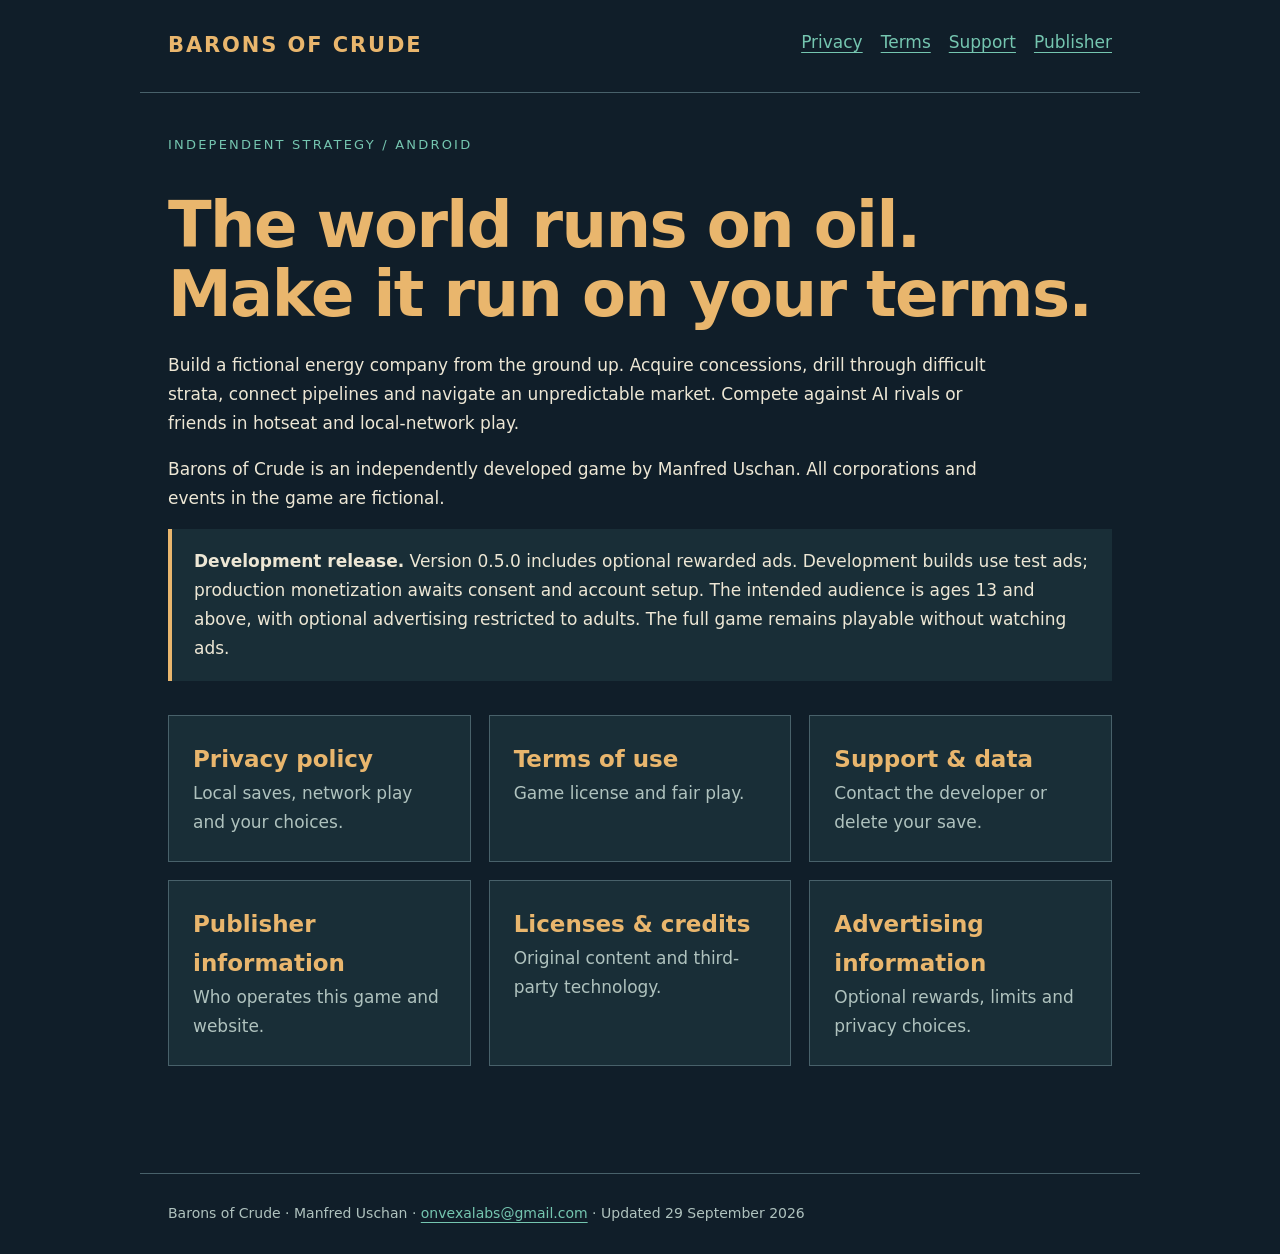
<file: index.html>
<!doctype html><html lang="en"><head><meta charset="utf-8"><meta name="viewport" content="width=device-width,initial-scale=1"><title>Barons of Crude — Game & Legal</title><meta name="description" content="Barons of Crude: an original oil-industry strategy game by Manfred Uschan. Privacy, terms and support."><link rel="stylesheet" href="style.css"></head><body><header><a class="brand" href="index.html">BARONS OF CRUDE</a><nav aria-label="Main"><a href="privacy.html">Privacy</a><a href="terms.html">Terms</a><a href="support.html">Support</a><a href="imprint.html">Publisher</a></nav></header><main><p class="eyebrow">Independent strategy / Android</p><h1>The world runs on oil.<br>Make it run on your terms.</h1><p>Build a fictional energy company from the ground up. Acquire concessions, drill through difficult strata, connect pipelines and navigate an unpredictable market. Compete against AI rivals or friends in hotseat and local-network play.</p><p>Barons of Crude is an independently developed game by Manfred Uschan. All corporations and events in the game are fictional.</p><div class="notice"><strong>Development release.</strong> Version 0.5.0 includes optional rewarded ads. Development builds use test ads; production monetization awaits consent and account setup. The intended audience is ages 13 and above, with optional advertising restricted to adults. The full game remains playable without watching ads.</div><div class="grid"><a class="card" href="privacy.html"><strong>Privacy policy</strong><span>Local saves, network play and your choices.</span></a><a class="card" href="terms.html"><strong>Terms of use</strong><span>Game license and fair play.</span></a><a class="card" href="support.html"><strong>Support & data</strong><span>Contact the developer or delete your save.</span></a><a class="card" href="imprint.html"><strong>Publisher information</strong><span>Who operates this game and website.</span></a><a class="card" href="licenses.html"><strong>Licenses & credits</strong><span>Original content and third-party technology.</span></a><a class="card" href="advertising.html"><strong>Advertising information</strong><span>Optional rewards, limits and privacy choices.</span></a></div></main><footer>Barons of Crude · Manfred Uschan · <a href="mailto:onvexalabs@gmail.com">onvexalabs@gmail.com</a> · Updated 29 September 2026</footer></body></html>
</file>
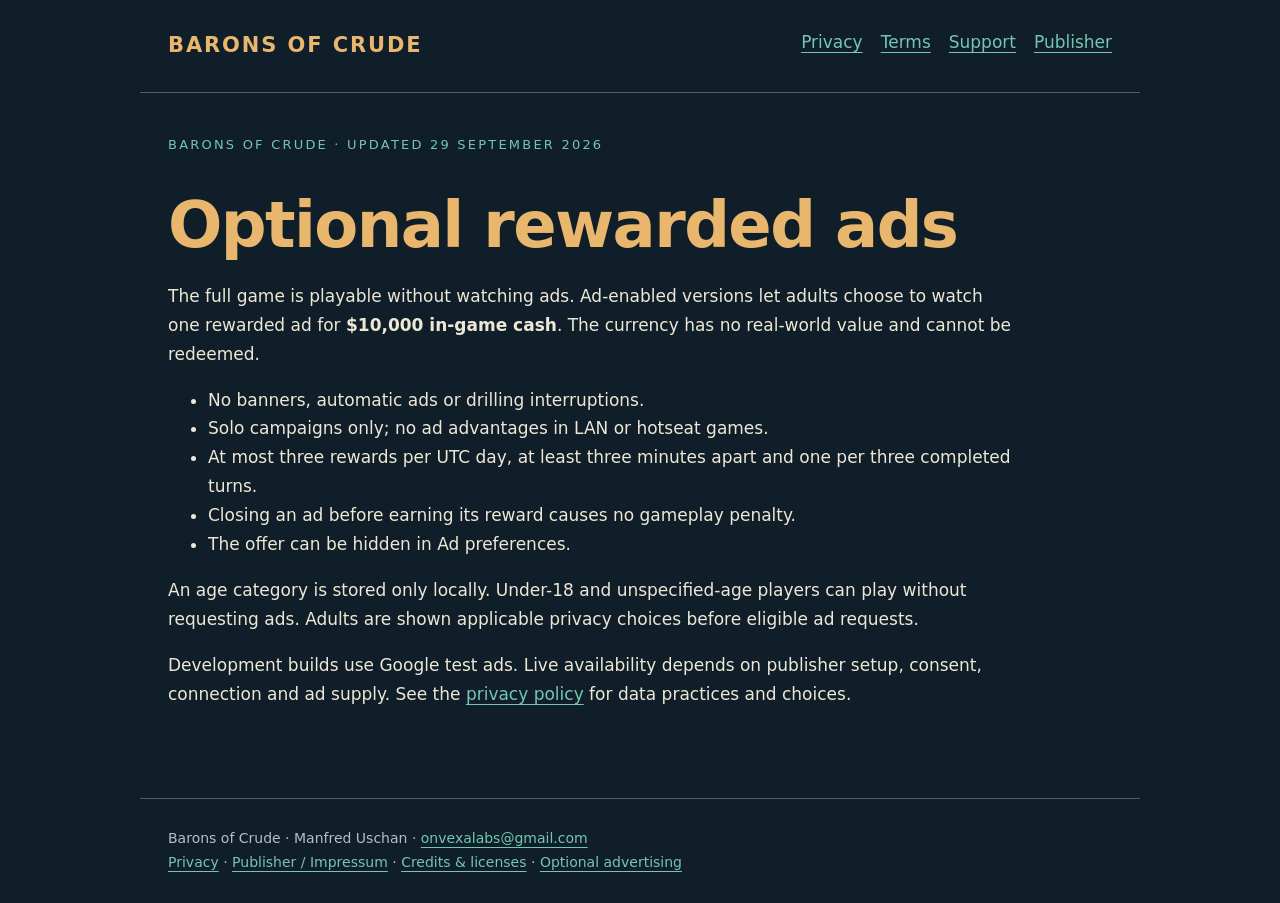
<file: advertising.html>
<!doctype html>
<html lang="en"><head><meta charset="utf-8"><meta name="viewport" content="width=device-width,initial-scale=1">
<title>Optional rewarded ads — Barons of Crude</title><meta name="description" content="Optional rewarded ads for Barons of Crude, an independent strategy game by Manfred Uschan.">
<link rel="stylesheet" href="style.css"></head><body><a class="skip" href="#content">Skip to content</a>
<header><a class="brand" href="index.html">BARONS OF CRUDE</a><nav aria-label="Main"><a href="privacy.html">Privacy</a><a href="terms.html">Terms</a><a href="support.html">Support</a><a href="imprint.html">Publisher</a></nav></header>
<main id="content"><p class="eyebrow">Barons of Crude · Updated 29 September 2026</p><h1>Optional rewarded ads</h1><p>The full game is playable without watching ads. Ad-enabled versions let adults choose to watch one rewarded ad for <strong>$10,000 in-game cash</strong>. The currency has no real-world value and cannot be redeemed.</p><ul><li>No banners, automatic ads or drilling interruptions.</li><li>Solo campaigns only; no ad advantages in LAN or hotseat games.</li><li>At most three rewards per UTC day, at least three minutes apart and one per three completed turns.</li><li>Closing an ad before earning its reward causes no gameplay penalty.</li><li>The offer can be hidden in Ad preferences.</li></ul><p>An age category is stored only locally. Under-18 and unspecified-age players can play without requesting ads. Adults are shown applicable privacy choices before eligible ad requests.</p><p>Development builds use Google test ads. Live availability depends on publisher setup, consent, connection and ad supply. See the <a href="privacy.html">privacy policy</a> for data practices and choices.</p></main>
<footer>Barons of Crude · Manfred Uschan · <a href="mailto:onvexalabs@gmail.com">onvexalabs@gmail.com</a><br><a href="privacy.html">Privacy</a> · <a href="imprint.html">Publisher / Impressum</a> · <a href="licenses.html">Credits &amp; licenses</a> · <a href="advertising.html">Optional advertising</a></footer></body></html>
</file>
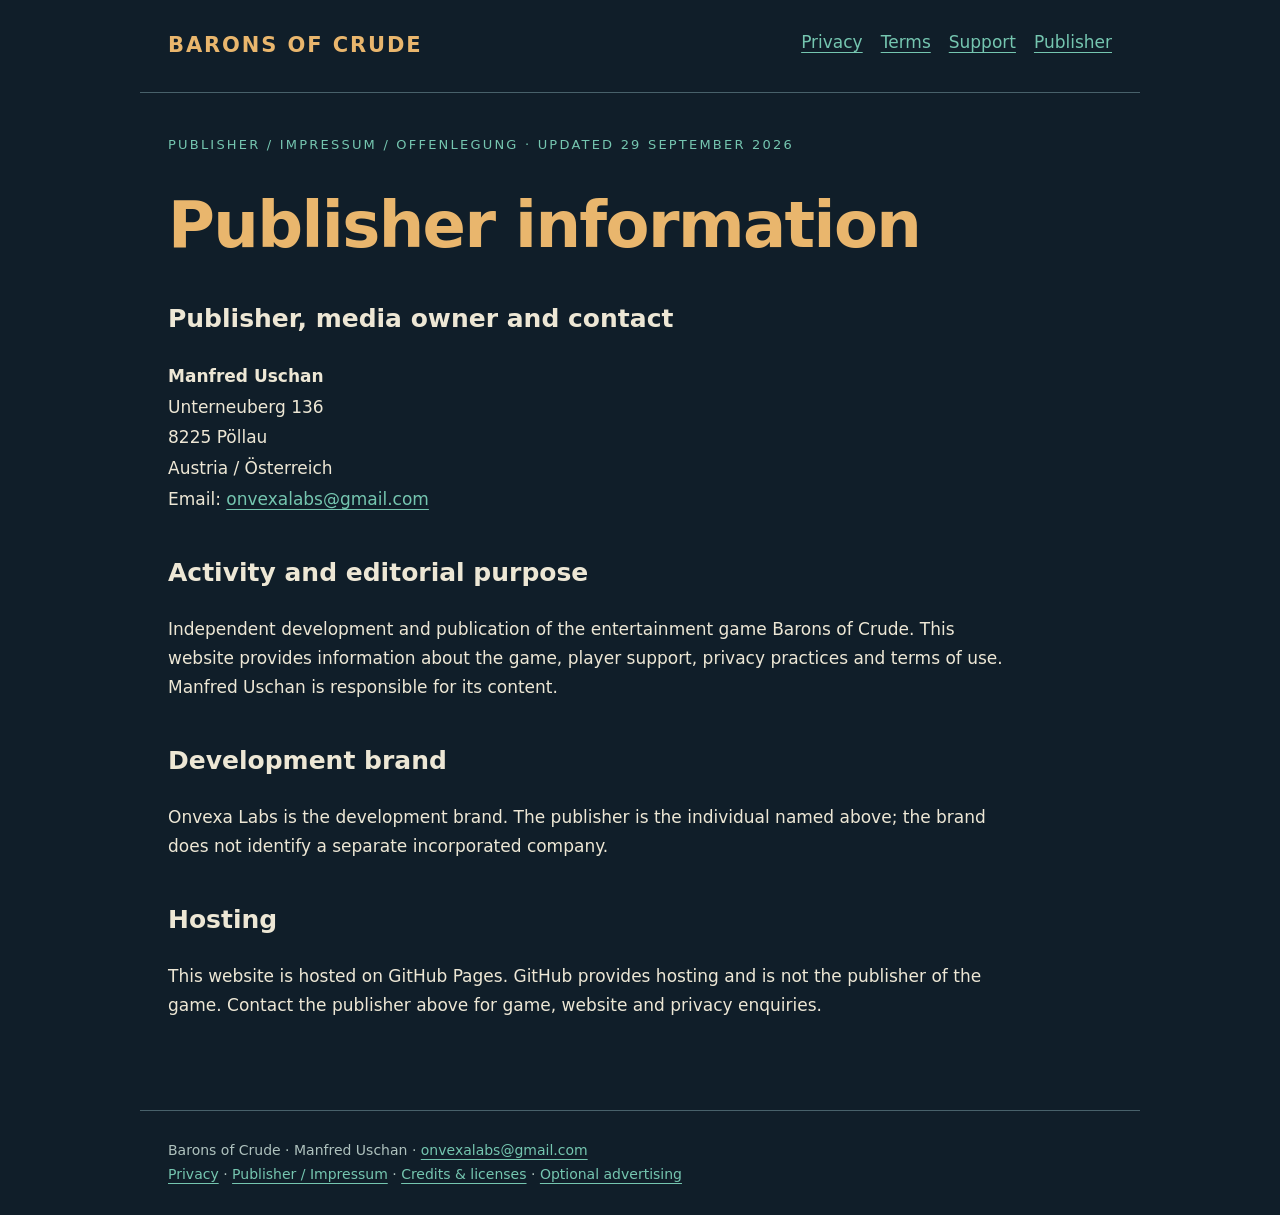
<file: imprint.html>
<!doctype html>
<html lang="en"><head><meta charset="utf-8"><meta name="viewport" content="width=device-width,initial-scale=1">
<title>Publisher information — Barons of Crude</title><meta name="description" content="Publisher information for Barons of Crude, an independent strategy game by Manfred Uschan.">
<link rel="stylesheet" href="style.css"></head><body><a class="skip" href="#content">Skip to content</a>
<header><a class="brand" href="index.html">BARONS OF CRUDE</a><nav aria-label="Main"><a href="privacy.html">Privacy</a><a href="terms.html">Terms</a><a href="support.html">Support</a><a href="imprint.html">Publisher</a></nav></header>
<main id="content"><p class="eyebrow">Publisher / Impressum / Offenlegung · Updated 29 September 2026</p><h1>Publisher information</h1><h2>Publisher, media owner and contact</h2><address><strong>Manfred Uschan</strong><br>Unterneuberg 136<br>8225 Pöllau<br>Austria / Österreich<br>Email: <a href="mailto:onvexalabs@gmail.com">onvexalabs@gmail.com</a></address>
<h2>Activity and editorial purpose</h2><p>Independent development and publication of the entertainment game Barons of Crude. This website provides information about the game, player support, privacy practices and terms of use. Manfred Uschan is responsible for its content.</p>
<h2>Development brand</h2><p>Onvexa Labs is the development brand. The publisher is the individual named above; the brand does not identify a separate incorporated company.</p>
<h2>Hosting</h2><p>This website is hosted on GitHub Pages. GitHub provides hosting and is not the publisher of the game. Contact the publisher above for game, website and privacy enquiries.</p></main>
<footer>Barons of Crude · Manfred Uschan · <a href="mailto:onvexalabs@gmail.com">onvexalabs@gmail.com</a><br><a href="privacy.html">Privacy</a> · <a href="imprint.html">Publisher / Impressum</a> · <a href="licenses.html">Credits &amp; licenses</a> · <a href="advertising.html">Optional advertising</a></footer></body></html>
</file>
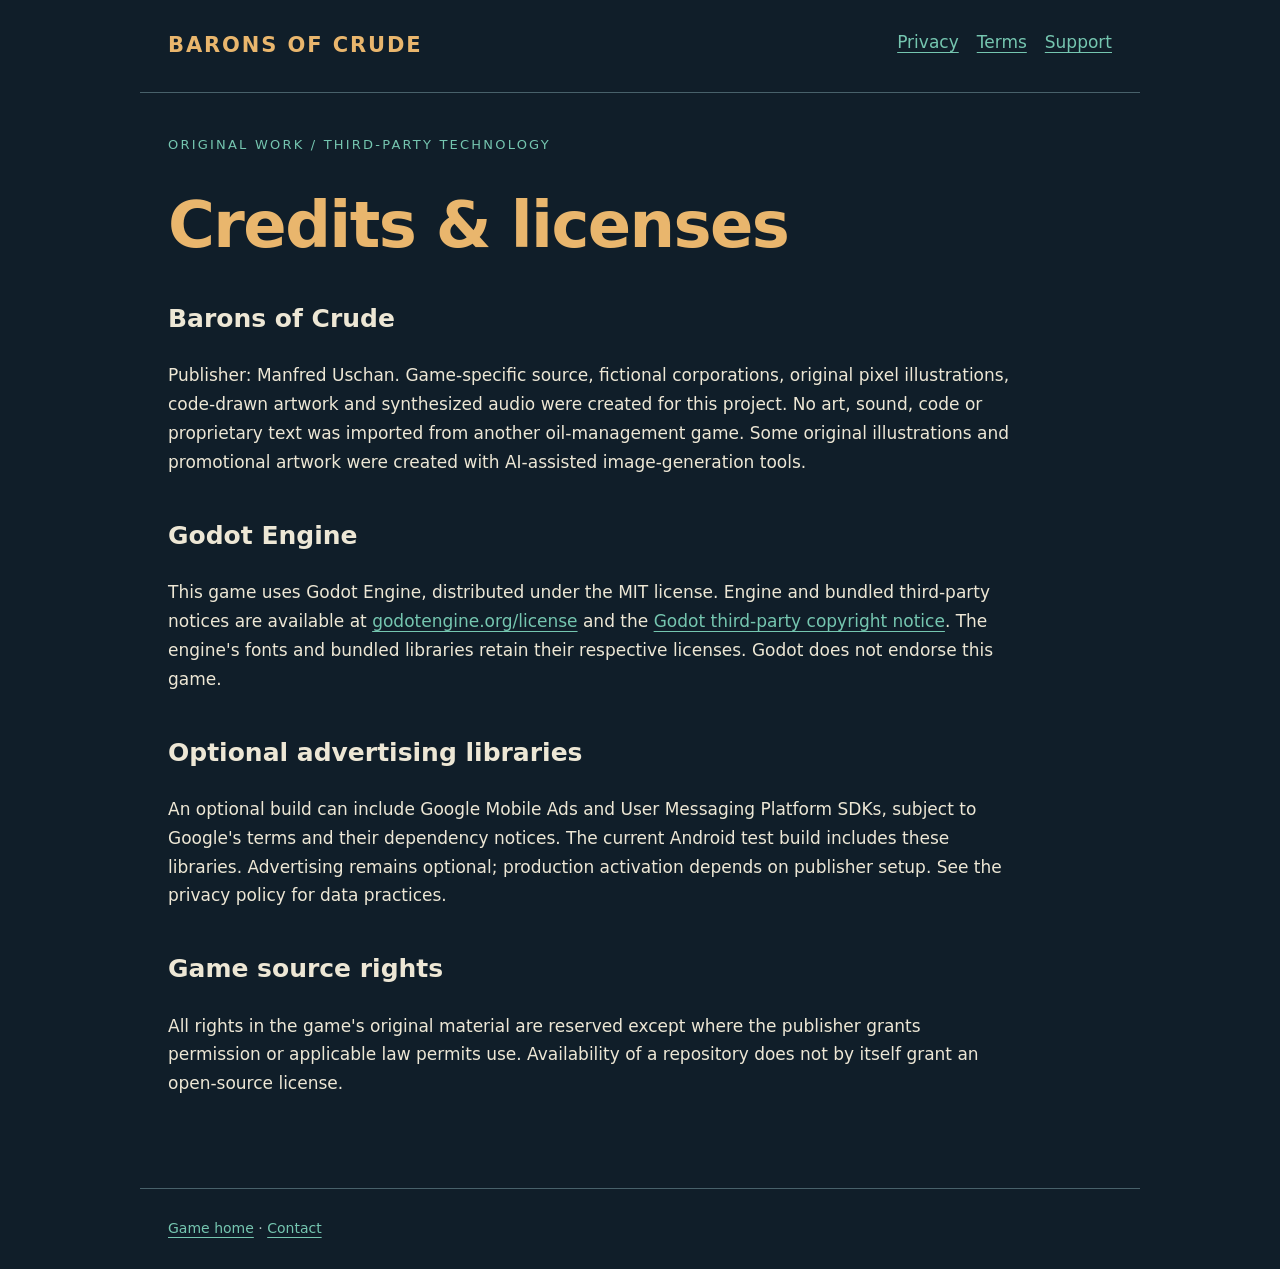
<file: licenses.html>
<!doctype html><html lang="en"><head><meta charset="utf-8"><meta name="viewport" content="width=device-width,initial-scale=1"><title>Credits & Licenses — Barons of Crude</title><link rel="stylesheet" href="style.css"></head><body><header><a class="brand" href="index.html">BARONS OF CRUDE</a><nav aria-label="Main"><a href="privacy.html">Privacy</a><a href="terms.html">Terms</a><a href="support.html">Support</a></nav></header><main><p class="eyebrow">Original work / Third-party technology</p><h1>Credits & licenses</h1><h2>Barons of Crude</h2><p>Publisher: Manfred Uschan. Game-specific source, fictional corporations, original pixel illustrations, code-drawn artwork and synthesized audio were created for this project. No art, sound, code or proprietary text was imported from another oil-management game. Some original illustrations and promotional artwork were created with AI-assisted image-generation tools.</p><h2>Godot Engine</h2><p>This game uses Godot Engine, distributed under the MIT license. Engine and bundled third-party notices are available at <a href="https://godotengine.org/license/">godotengine.org/license</a> and the <a href="https://github.com/godotengine/godot/blob/master/COPYRIGHT.txt">Godot third-party copyright notice</a>. The engine's fonts and bundled libraries retain their respective licenses. Godot does not endorse this game.</p><h2>Optional advertising libraries</h2><p>An optional build can include Google Mobile Ads and User Messaging Platform SDKs, subject to Google's terms and their dependency notices. The current Android test build includes these libraries. Advertising remains optional; production activation depends on publisher setup. See the privacy policy for data practices.</p><h2>Game source rights</h2><p>All rights in the game's original material are reserved except where the publisher grants permission or applicable law permits use. Availability of a repository does not by itself grant an open-source license.</p></main><footer><a href="index.html">Game home</a> · <a href="mailto:onvexalabs@gmail.com">Contact</a></footer></body></html>
</file>
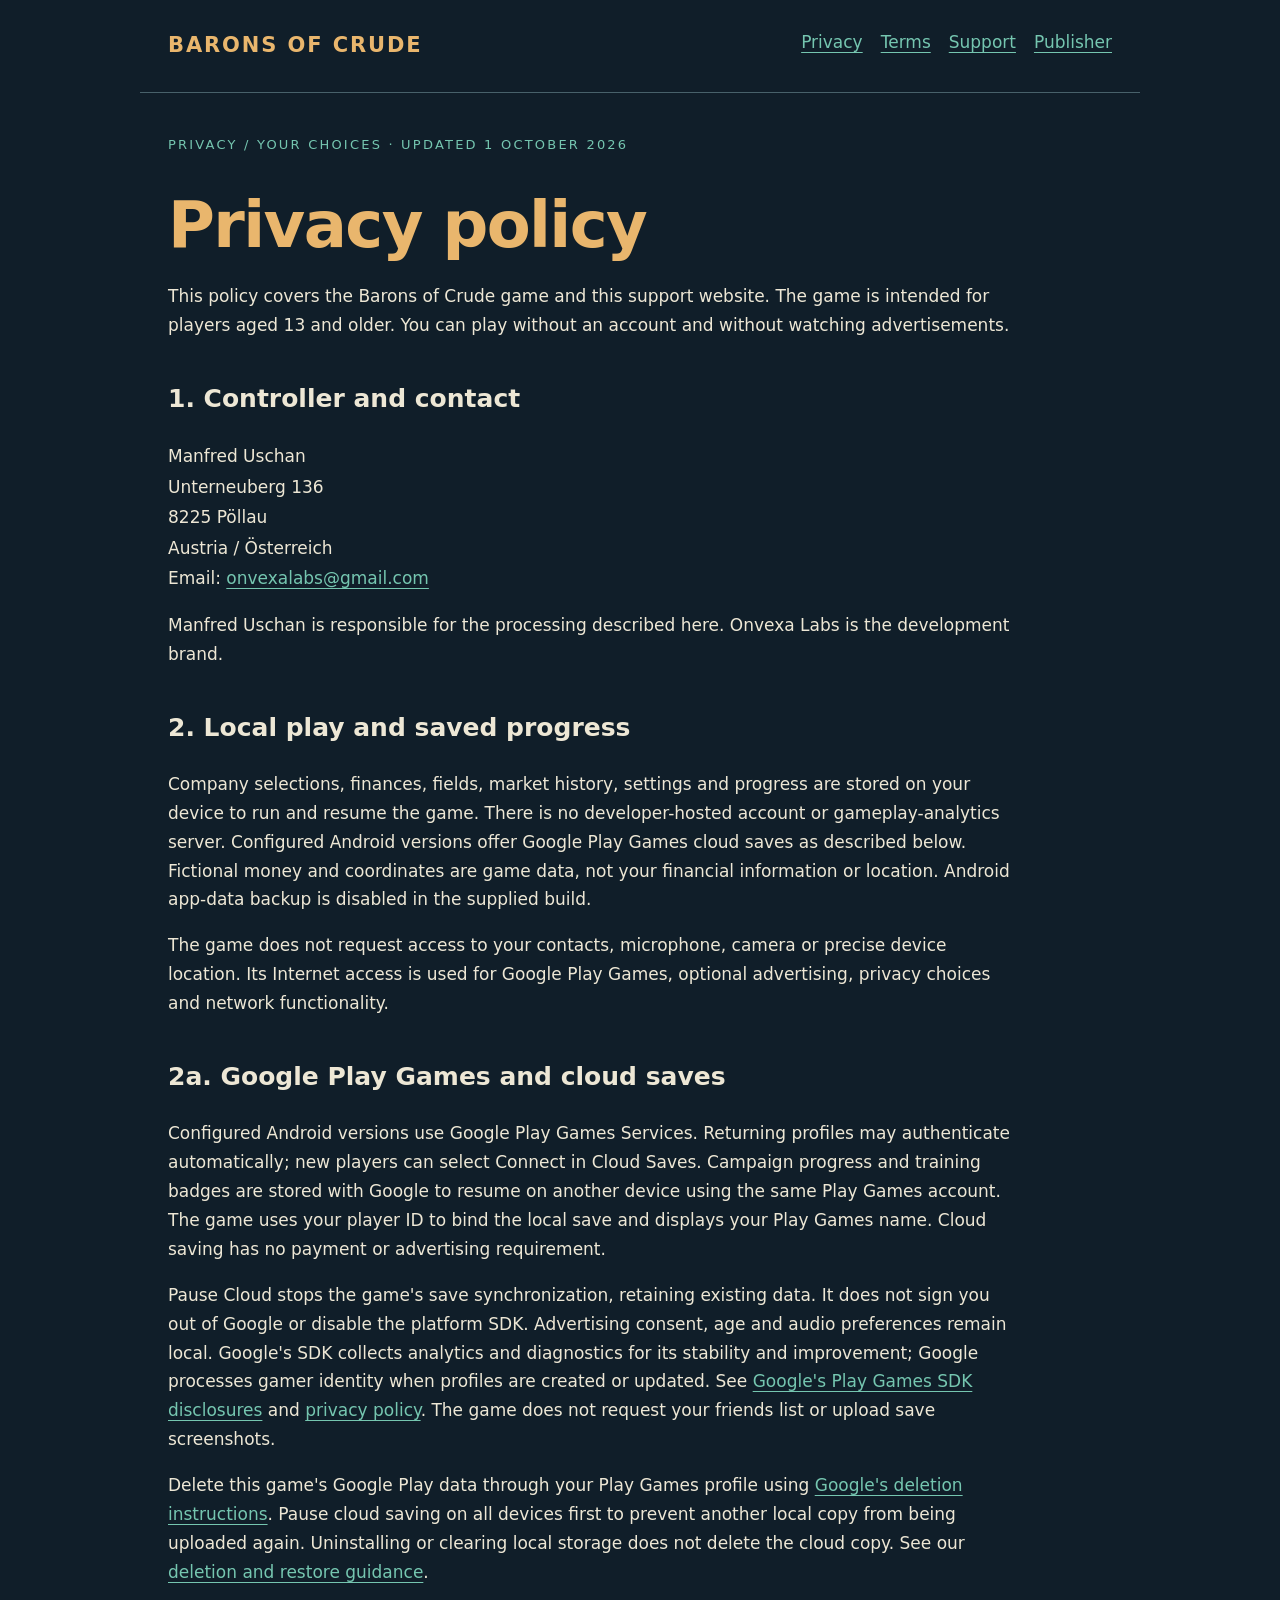
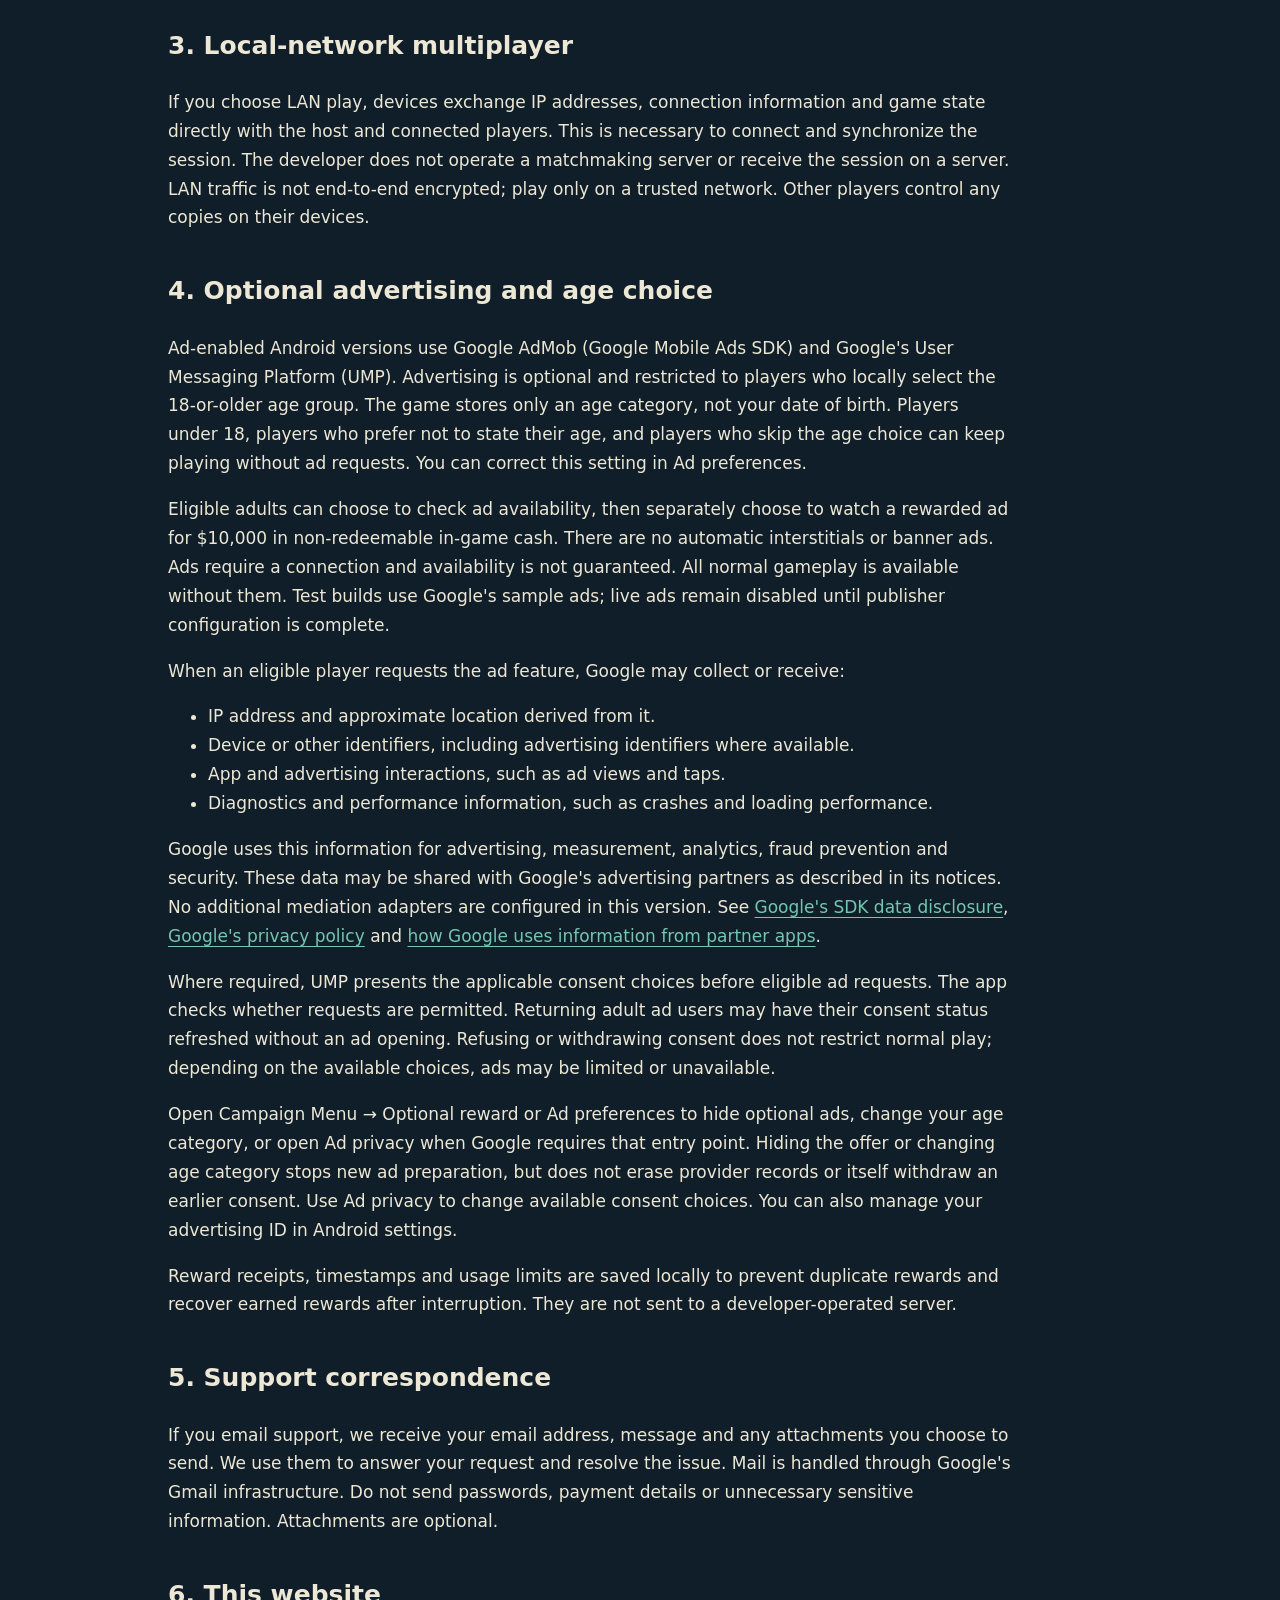
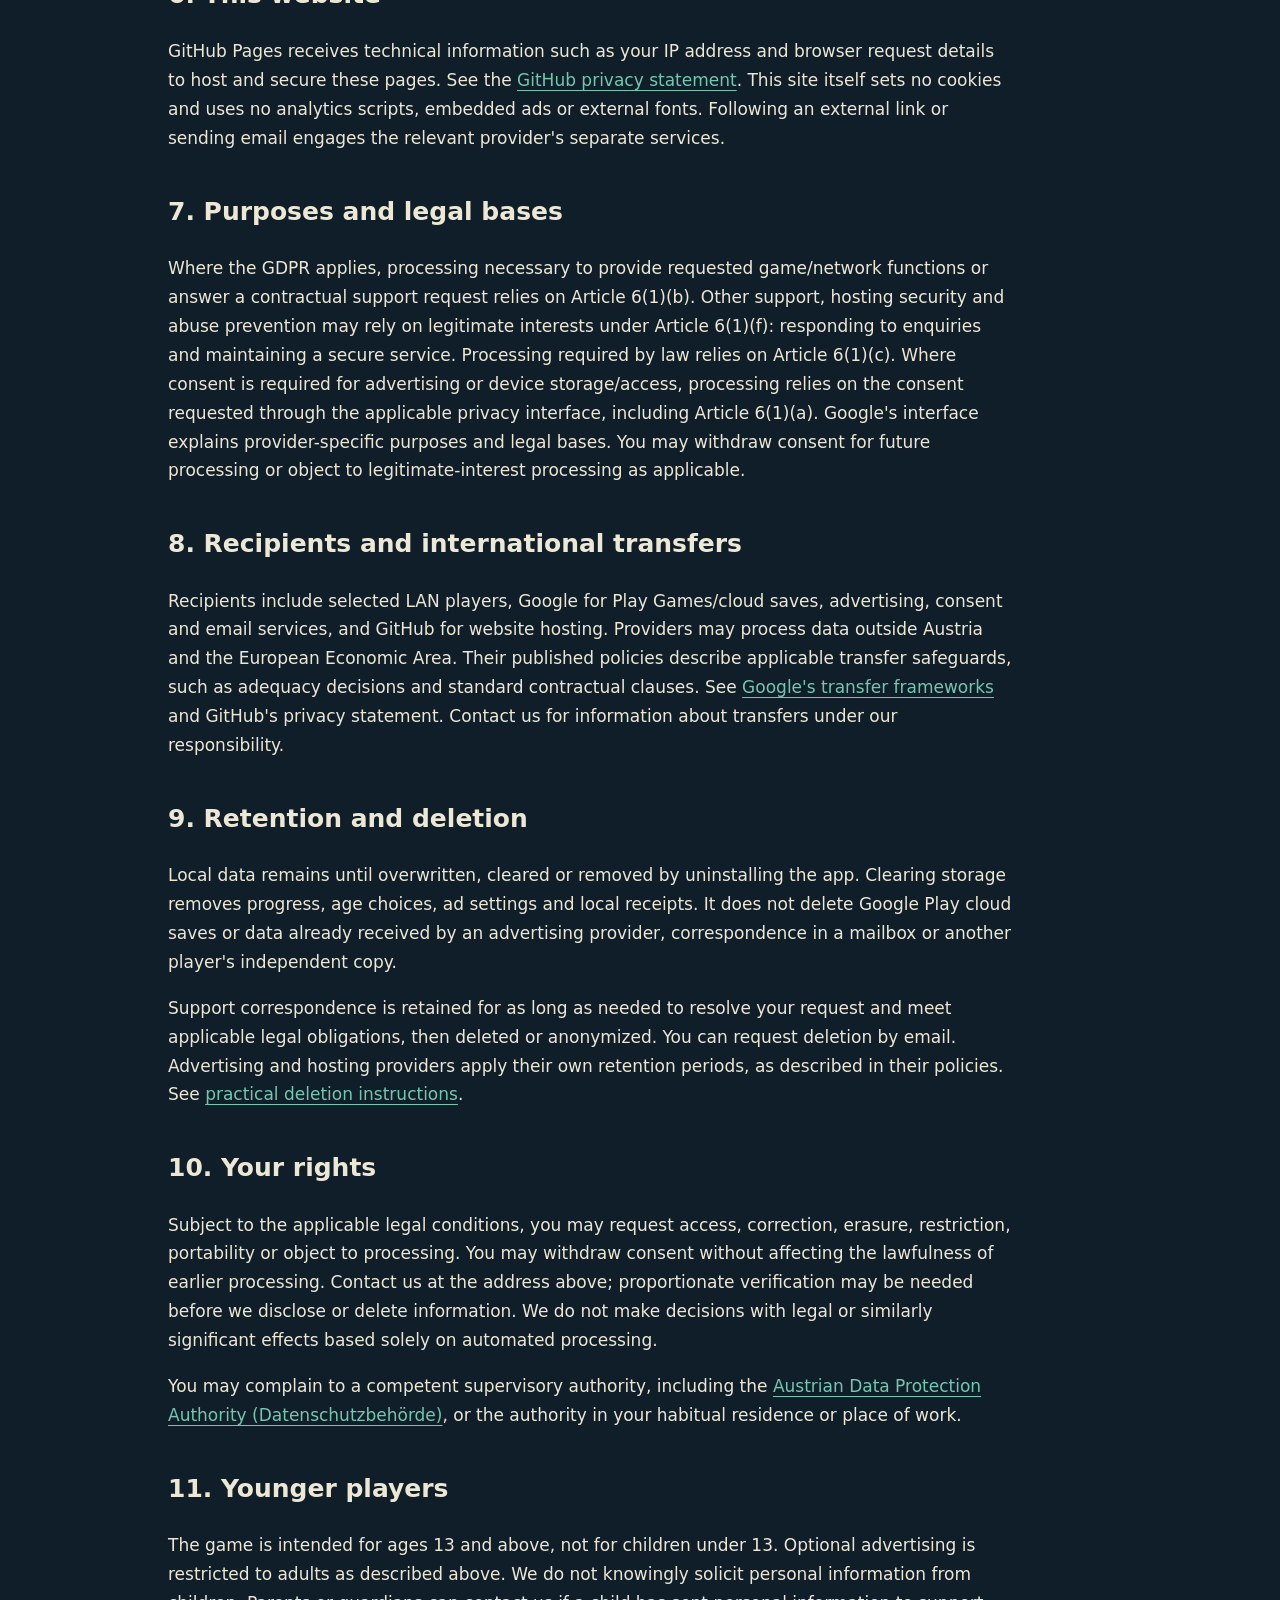
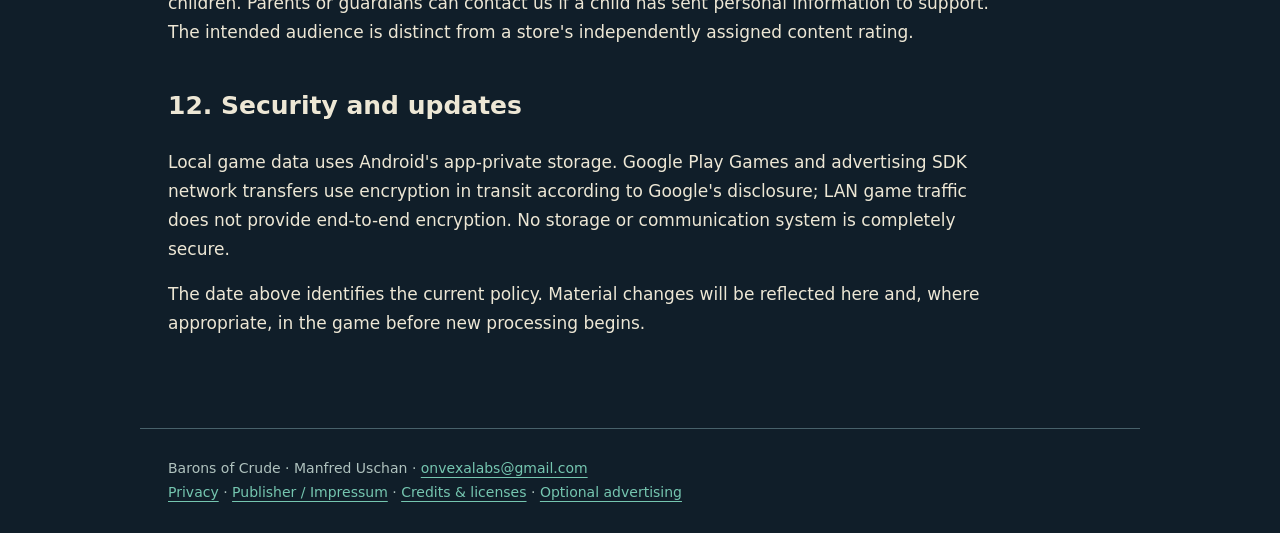
<file: privacy.html>
<!doctype html>
<html lang="en"><head><meta charset="utf-8"><meta name="viewport" content="width=device-width,initial-scale=1">
<title>Privacy policy — Barons of Crude</title><meta name="description" content="Privacy policy for Barons of Crude, an independent strategy game by Manfred Uschan.">
<link rel="stylesheet" href="style.css"></head><body><a class="skip" href="#content">Skip to content</a>
<header><a class="brand" href="index.html">BARONS OF CRUDE</a><nav aria-label="Main"><a href="privacy.html">Privacy</a><a href="terms.html">Terms</a><a href="support.html">Support</a><a href="imprint.html">Publisher</a></nav></header>
<main id="content"><p class="eyebrow">Privacy / Your choices · Updated 1 October 2026</p><h1>Privacy policy</h1><p>This policy covers the Barons of Crude game and this support website. The game is intended for players aged 13 and older. You can play without an account and without watching advertisements.</p>
<h2>1. Controller and contact</h2><address>Manfred Uschan<br>Unterneuberg 136<br>8225 Pöllau<br>Austria / Österreich<br>Email: <a href="mailto:onvexalabs@gmail.com">onvexalabs@gmail.com</a></address><p>Manfred Uschan is responsible for the processing described here. Onvexa Labs is the development brand.</p>
<h2>2. Local play and saved progress</h2><p>Company selections, finances, fields, market history, settings and progress are stored on your device to run and resume the game. There is no developer-hosted account or gameplay-analytics server. Configured Android versions offer Google Play Games cloud saves as described below. Fictional money and coordinates are game data, not your financial information or location. Android app-data backup is disabled in the supplied build.</p>
<p>The game does not request access to your contacts, microphone, camera or precise device location. Its Internet access is used for Google Play Games, optional advertising, privacy choices and network functionality.</p>
<h2>2a. Google Play Games and cloud saves</h2><p>Configured Android versions use Google Play Games Services. Returning profiles may authenticate automatically; new players can select Connect in Cloud Saves. Campaign progress and training badges are stored with Google to resume on another device using the same Play Games account. The game uses your player ID to bind the local save and displays your Play Games name. Cloud saving has no payment or advertising requirement.</p><p>Pause Cloud stops the game's save synchronization, retaining existing data. It does not sign you out of Google or disable the platform SDK. Advertising consent, age and audio preferences remain local. Google's SDK collects analytics and diagnostics for its stability and improvement; Google processes gamer identity when profiles are created or updated. See <a href="https://developer.android.com/games/pgs/data-collection">Google's Play Games SDK disclosures</a> and <a href="https://policies.google.com/privacy">privacy policy</a>. The game does not request your friends list or upload save screenshots.</p><p>Delete this game's Google Play data through your Play Games profile using <a href="https://support.google.com/googleplay/answer/9130646">Google's deletion instructions</a>. Pause cloud saving on all devices first to prevent another local copy from being uploaded again. Uninstalling or clearing local storage does not delete the cloud copy. See our <a href="support.html#deletion">deletion and restore guidance</a>.</p><h2>3. Local-network multiplayer</h2><p>If you choose LAN play, devices exchange IP addresses, connection information and game state directly with the host and connected players. This is necessary to connect and synchronize the session. The developer does not operate a matchmaking server or receive the session on a server. LAN traffic is not end-to-end encrypted; play only on a trusted network. Other players control any copies on their devices.</p>
<h2>4. Optional advertising and age choice</h2><p>Ad-enabled Android versions use Google AdMob (Google Mobile Ads SDK) and Google's User Messaging Platform (UMP). Advertising is optional and restricted to players who locally select the 18-or-older age group. The game stores only an age category, not your date of birth. Players under 18, players who prefer not to state their age, and players who skip the age choice can keep playing without ad requests. You can correct this setting in Ad preferences.</p>
<p>Eligible adults can choose to check ad availability, then separately choose to watch a rewarded ad for $10,000 in non-redeemable in-game cash. There are no automatic interstitials or banner ads. Ads require a connection and availability is not guaranteed. All normal gameplay is available without them. Test builds use Google's sample ads; live ads remain disabled until publisher configuration is complete.</p>
<p>When an eligible player requests the ad feature, Google may collect or receive:</p><ul><li>IP address and approximate location derived from it.</li><li>Device or other identifiers, including advertising identifiers where available.</li><li>App and advertising interactions, such as ad views and taps.</li><li>Diagnostics and performance information, such as crashes and loading performance.</li></ul>
<p>Google uses this information for advertising, measurement, analytics, fraud prevention and security. These data may be shared with Google's advertising partners as described in its notices. No additional mediation adapters are configured in this version. See <a href="https://developers.google.com/admob/android/privacy/play-data-disclosure">Google's SDK data disclosure</a>, <a href="https://policies.google.com/privacy">Google's privacy policy</a> and <a href="https://policies.google.com/technologies/partner-sites">how Google uses information from partner apps</a>.</p>
<p>Where required, UMP presents the applicable consent choices before eligible ad requests. The app checks whether requests are permitted. Returning adult ad users may have their consent status refreshed without an ad opening. Refusing or withdrawing consent does not restrict normal play; depending on the available choices, ads may be limited or unavailable.</p>
<p>Open Campaign Menu → Optional reward or Ad preferences to hide optional ads, change your age category, or open Ad privacy when Google requires that entry point. Hiding the offer or changing age category stops new ad preparation, but does not erase provider records or itself withdraw an earlier consent. Use Ad privacy to change available consent choices. You can also manage your advertising ID in Android settings.</p>
<p>Reward receipts, timestamps and usage limits are saved locally to prevent duplicate rewards and recover earned rewards after interruption. They are not sent to a developer-operated server.</p>
<h2>5. Support correspondence</h2><p>If you email support, we receive your email address, message and any attachments you choose to send. We use them to answer your request and resolve the issue. Mail is handled through Google's Gmail infrastructure. Do not send passwords, payment details or unnecessary sensitive information. Attachments are optional.</p>
<h2>6. This website</h2><p>GitHub Pages receives technical information such as your IP address and browser request details to host and secure these pages. See the <a href="https://docs.github.com/en/site-policy/privacy-policies/github-general-privacy-statement">GitHub privacy statement</a>. This site itself sets no cookies and uses no analytics scripts, embedded ads or external fonts. Following an external link or sending email engages the relevant provider's separate services.</p>
<h2>7. Purposes and legal bases</h2><p>Where the GDPR applies, processing necessary to provide requested game/network functions or answer a contractual support request relies on Article 6(1)(b). Other support, hosting security and abuse prevention may rely on legitimate interests under Article 6(1)(f): responding to enquiries and maintaining a secure service. Processing required by law relies on Article 6(1)(c). Where consent is required for advertising or device storage/access, processing relies on the consent requested through the applicable privacy interface, including Article 6(1)(a). Google's interface explains provider-specific purposes and legal bases. You may withdraw consent for future processing or object to legitimate-interest processing as applicable.</p>
<h2>8. Recipients and international transfers</h2><p>Recipients include selected LAN players, Google for Play Games/cloud saves, advertising, consent and email services, and GitHub for website hosting. Providers may process data outside Austria and the European Economic Area. Their published policies describe applicable transfer safeguards, such as adequacy decisions and standard contractual clauses. See <a href="https://policies.google.com/privacy/frameworks">Google's transfer frameworks</a> and GitHub's privacy statement. Contact us for information about transfers under our responsibility.</p>
<h2>9. Retention and deletion</h2><p>Local data remains until overwritten, cleared or removed by uninstalling the app. Clearing storage removes progress, age choices, ad settings and local receipts. It does not delete Google Play cloud saves or data already received by an advertising provider, correspondence in a mailbox or another player's independent copy.</p><p>Support correspondence is retained for as long as needed to resolve your request and meet applicable legal obligations, then deleted or anonymized. You can request deletion by email. Advertising and hosting providers apply their own retention periods, as described in their policies. See <a href="support.html#deletion">practical deletion instructions</a>.</p>
<h2>10. Your rights</h2><p>Subject to the applicable legal conditions, you may request access, correction, erasure, restriction, portability or object to processing. You may withdraw consent without affecting the lawfulness of earlier processing. Contact us at the address above; proportionate verification may be needed before we disclose or delete information. We do not make decisions with legal or similarly significant effects based solely on automated processing.</p><p>You may complain to a competent supervisory authority, including the <a href="https://dsb.gv.at/">Austrian Data Protection Authority (Datenschutzbehörde)</a>, or the authority in your habitual residence or place of work.</p>
<h2>11. Younger players</h2><p>The game is intended for ages 13 and above, not for children under 13. Optional advertising is restricted to adults as described above. We do not knowingly solicit personal information from children. Parents or guardians can contact us if a child has sent personal information to support. The intended audience is distinct from a store's independently assigned content rating.</p>
<h2>12. Security and updates</h2><p>Local game data uses Android's app-private storage. Google Play Games and advertising SDK network transfers use encryption in transit according to Google's disclosure; LAN game traffic does not provide end-to-end encryption. No storage or communication system is completely secure.</p><p>The date above identifies the current policy. Material changes will be reflected here and, where appropriate, in the game before new processing begins.</p></main>
<footer>Barons of Crude · Manfred Uschan · <a href="mailto:onvexalabs@gmail.com">onvexalabs@gmail.com</a><br><a href="privacy.html">Privacy</a> · <a href="imprint.html">Publisher / Impressum</a> · <a href="licenses.html">Credits &amp; licenses</a> · <a href="advertising.html">Optional advertising</a></footer></body></html>
</file>
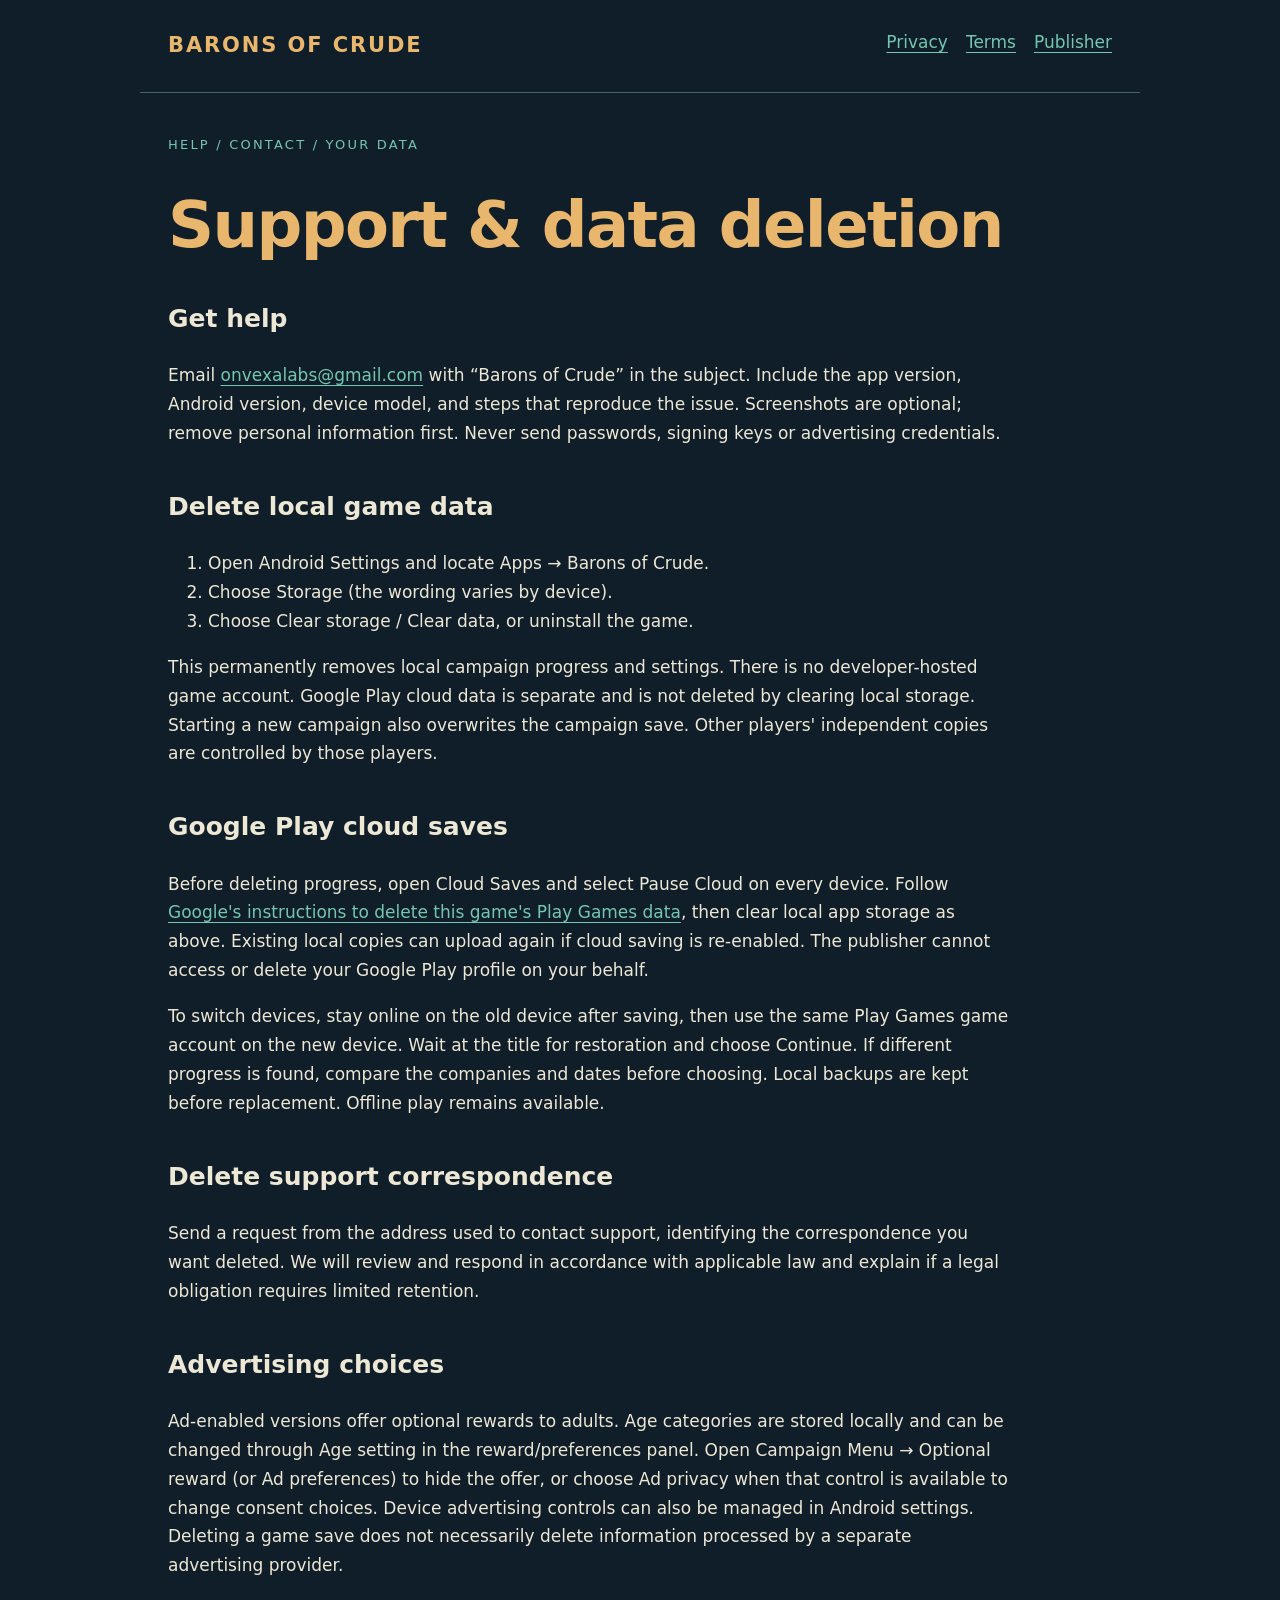
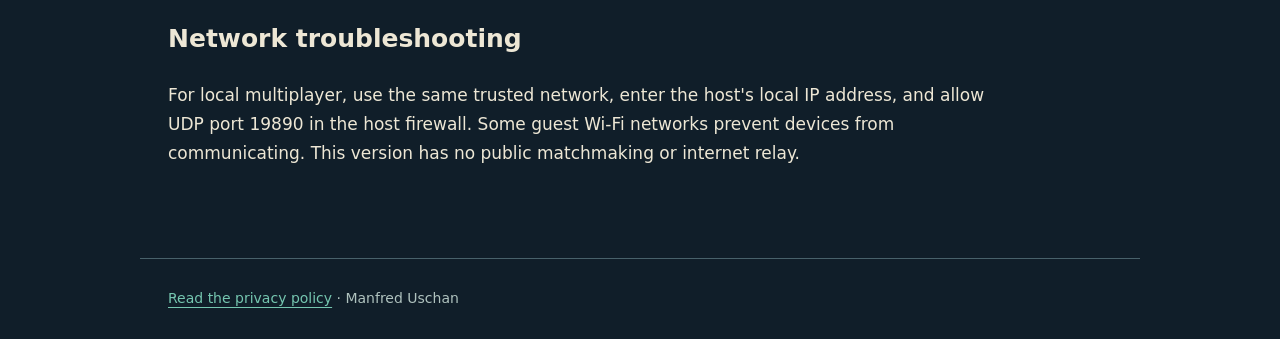
<file: support.html>
<!doctype html><html lang="en"><head><meta charset="utf-8"><meta name="viewport" content="width=device-width,initial-scale=1"><title>Support & Data Deletion — Barons of Crude</title><link rel="stylesheet" href="style.css"></head><body><header><a class="brand" href="index.html">BARONS OF CRUDE</a><nav aria-label="Main"><a href="privacy.html">Privacy</a><a href="terms.html">Terms</a><a href="imprint.html">Publisher</a></nav></header><main><p class="eyebrow">Help / Contact / Your data</p><h1>Support & data deletion</h1><h2>Get help</h2><p>Email <a href="mailto:onvexalabs@gmail.com">onvexalabs@gmail.com</a> with “Barons of Crude” in the subject. Include the app version, Android version, device model, and steps that reproduce the issue. Screenshots are optional; remove personal information first. Never send passwords, signing keys or advertising credentials.</p><h2 id="deletion">Delete local game data</h2><ol><li>Open Android Settings and locate Apps → Barons of Crude.</li><li>Choose Storage (the wording varies by device).</li><li>Choose Clear storage / Clear data, or uninstall the game.</li></ol><p>This permanently removes local campaign progress and settings. There is no developer-hosted game account. Google Play cloud data is separate and is not deleted by clearing local storage. Starting a new campaign also overwrites the campaign save. Other players' independent copies are controlled by those players.</p><h2>Google Play cloud saves</h2><p>Before deleting progress, open Cloud Saves and select Pause Cloud on every device. Follow <a href="https://support.google.com/googleplay/answer/9130646">Google's instructions to delete this game's Play Games data</a>, then clear local app storage as above. Existing local copies can upload again if cloud saving is re-enabled. The publisher cannot access or delete your Google Play profile on your behalf.</p><p>To switch devices, stay online on the old device after saving, then use the same Play Games game account on the new device. Wait at the title for restoration and choose Continue. If different progress is found, compare the companies and dates before choosing. Local backups are kept before replacement. Offline play remains available.</p><h2>Delete support correspondence</h2><p>Send a request from the address used to contact support, identifying the correspondence you want deleted. We will review and respond in accordance with applicable law and explain if a legal obligation requires limited retention.</p><h2>Advertising choices</h2><p>Ad-enabled versions offer optional rewards to adults. Age categories are stored locally and can be changed through Age setting in the reward/preferences panel. Open Campaign Menu → Optional reward (or Ad preferences) to hide the offer, or choose Ad privacy when that control is available to change consent choices. Device advertising controls can also be managed in Android settings. Deleting a game save does not necessarily delete information processed by a separate advertising provider.</p><h2>Network troubleshooting</h2><p>For local multiplayer, use the same trusted network, enter the host's local IP address, and allow UDP port 19890 in the host firewall. Some guest Wi-Fi networks prevent devices from communicating. This version has no public matchmaking or internet relay.</p></main><footer><a href="privacy.html">Read the privacy policy</a> · Manfred Uschan</footer></body></html>
</file>
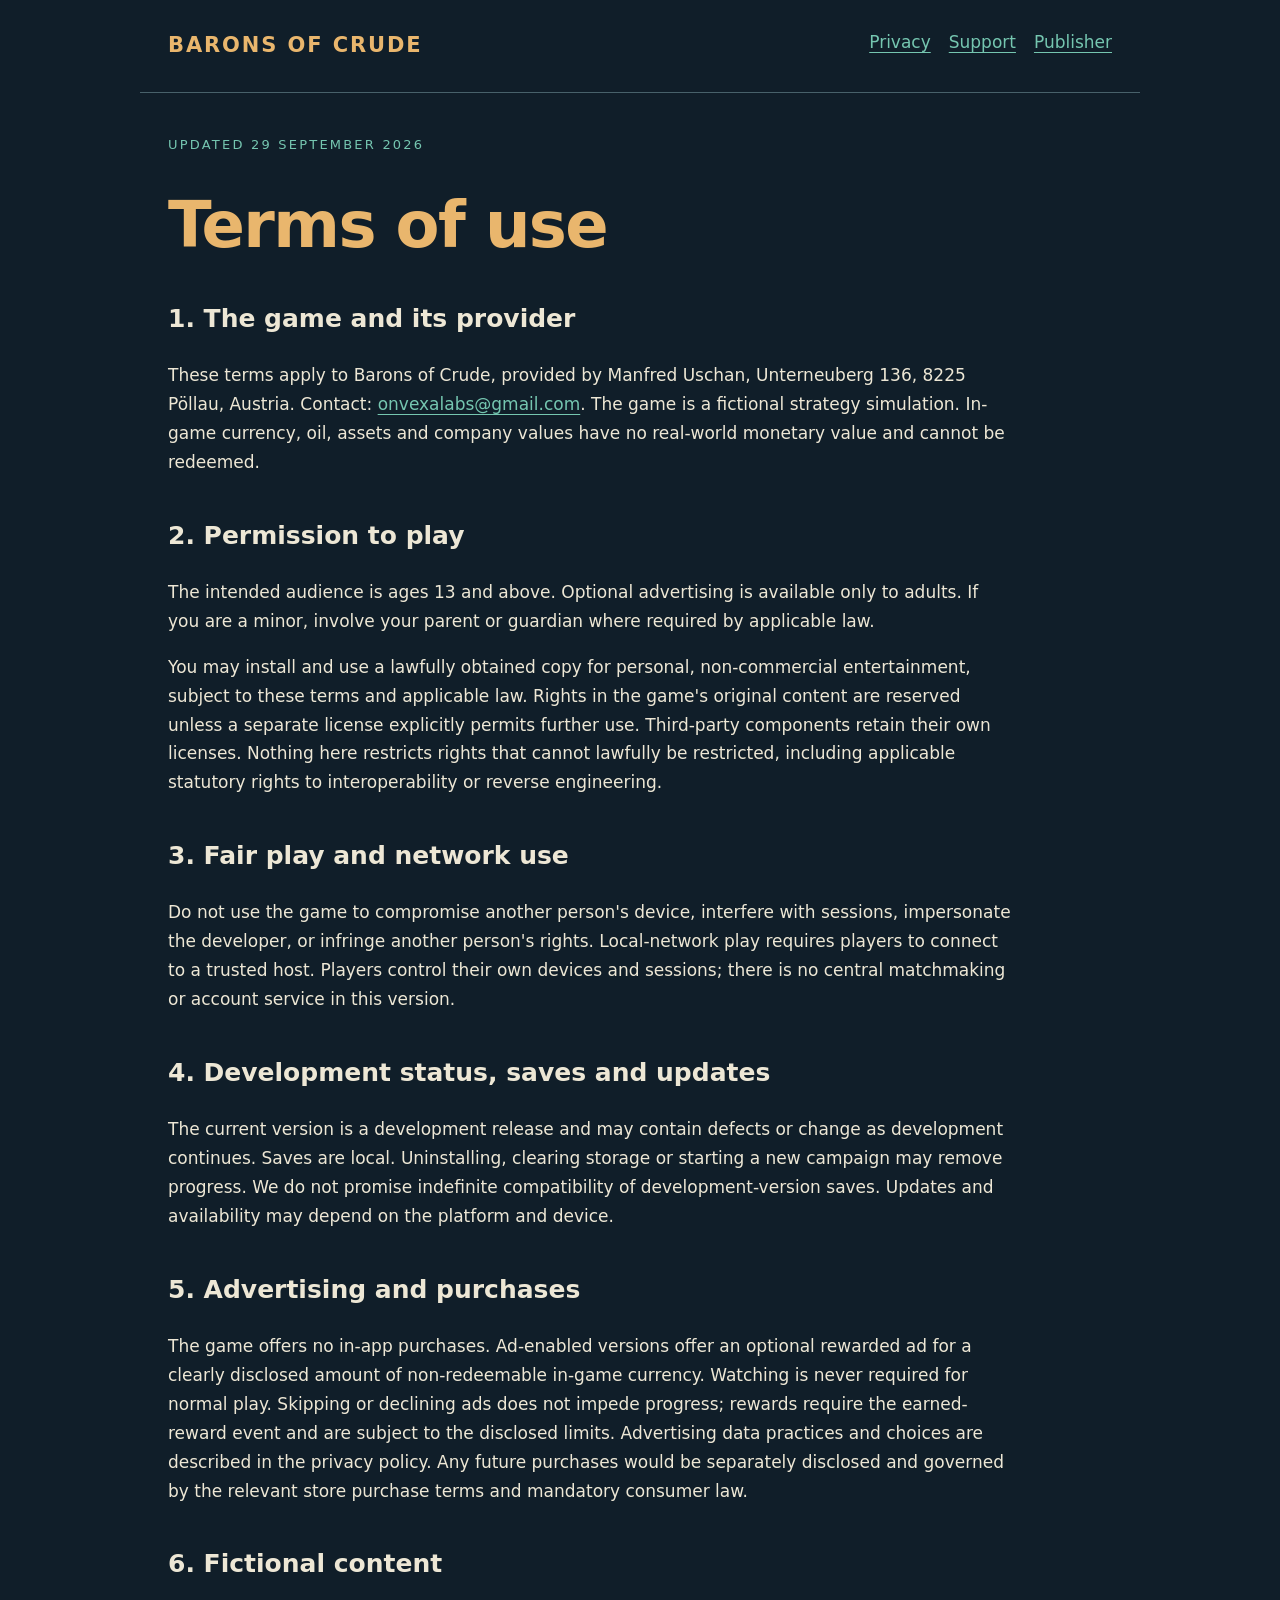
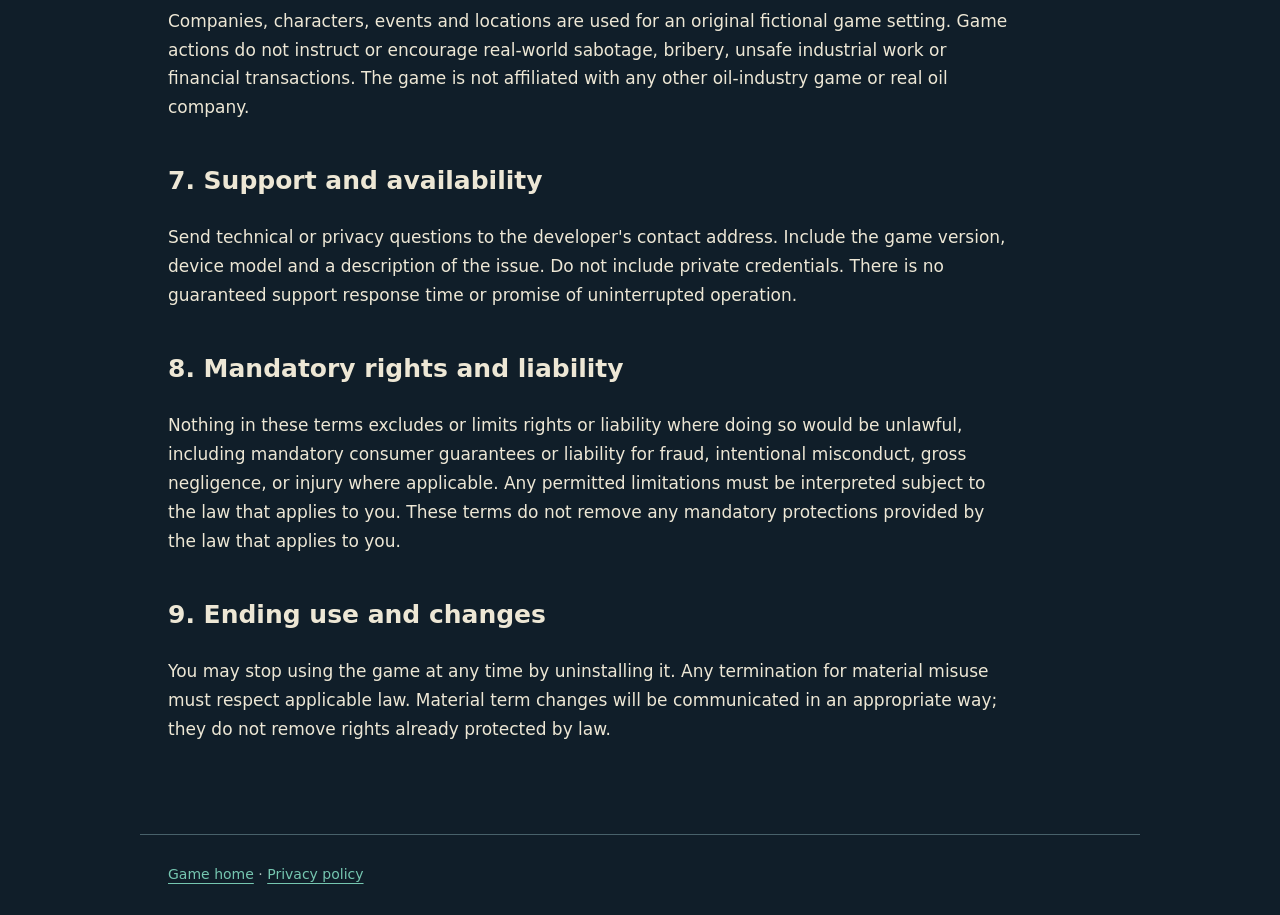
<file: terms.html>
<!doctype html><html lang="en"><head><meta charset="utf-8"><meta name="viewport" content="width=device-width,initial-scale=1"><title>Terms of Use — Barons of Crude</title><link rel="stylesheet" href="style.css"></head><body><header><a class="brand" href="index.html">BARONS OF CRUDE</a><nav aria-label="Main"><a href="privacy.html">Privacy</a><a href="support.html">Support</a><a href="imprint.html">Publisher</a></nav></header><main><p class="eyebrow">Updated 29 September 2026</p><h1>Terms of use</h1><h2>1. The game and its provider</h2><p>These terms apply to Barons of Crude, provided by Manfred Uschan, Unterneuberg 136, 8225 Pöllau, Austria. Contact: <a href="mailto:onvexalabs@gmail.com">onvexalabs@gmail.com</a>. The game is a fictional strategy simulation. In-game currency, oil, assets and company values have no real-world monetary value and cannot be redeemed.</p><h2>2. Permission to play</h2><p>The intended audience is ages 13 and above. Optional advertising is available only to adults. If you are a minor, involve your parent or guardian where required by applicable law.</p><p>You may install and use a lawfully obtained copy for personal, non-commercial entertainment, subject to these terms and applicable law. Rights in the game's original content are reserved unless a separate license explicitly permits further use. Third-party components retain their own licenses. Nothing here restricts rights that cannot lawfully be restricted, including applicable statutory rights to interoperability or reverse engineering.</p><h2>3. Fair play and network use</h2><p>Do not use the game to compromise another person's device, interfere with sessions, impersonate the developer, or infringe another person's rights. Local-network play requires players to connect to a trusted host. Players control their own devices and sessions; there is no central matchmaking or account service in this version.</p><h2>4. Development status, saves and updates</h2><p>The current version is a development release and may contain defects or change as development continues. Saves are local. Uninstalling, clearing storage or starting a new campaign may remove progress. We do not promise indefinite compatibility of development-version saves. Updates and availability may depend on the platform and device.</p><h2>5. Advertising and purchases</h2><p>The game offers no in-app purchases. Ad-enabled versions offer an optional rewarded ad for a clearly disclosed amount of non-redeemable in-game currency. Watching is never required for normal play. Skipping or declining ads does not impede progress; rewards require the earned-reward event and are subject to the disclosed limits. Advertising data practices and choices are described in the privacy policy. Any future purchases would be separately disclosed and governed by the relevant store purchase terms and mandatory consumer law.</p><h2>6. Fictional content</h2><p>Companies, characters, events and locations are used for an original fictional game setting. Game actions do not instruct or encourage real-world sabotage, bribery, unsafe industrial work or financial transactions. The game is not affiliated with any other oil-industry game or real oil company.</p><h2>7. Support and availability</h2><p>Send technical or privacy questions to the developer's contact address. Include the game version, device model and a description of the issue. Do not include private credentials. There is no guaranteed support response time or promise of uninterrupted operation.</p><h2>8. Mandatory rights and liability</h2><p>Nothing in these terms excludes or limits rights or liability where doing so would be unlawful, including mandatory consumer guarantees or liability for fraud, intentional misconduct, gross negligence, or injury where applicable. Any permitted limitations must be interpreted subject to the law that applies to you. These terms do not remove any mandatory protections provided by the law that applies to you.</p><h2>9. Ending use and changes</h2><p>You may stop using the game at any time by uninstalling it. Any termination for material misuse must respect applicable law. Material term changes will be communicated in an appropriate way; they do not remove rights already protected by law.</p></main><footer><a href="index.html">Game home</a> · <a href="privacy.html">Privacy policy</a></footer></body></html>
</file>
<file: style.css>
:root{color-scheme:dark;--bg:#101e29;--panel:#192e37;--ink:#ede7d5;--muted:#afc2be;--gold:#e9b66d;--mint:#75c6b0}*{box-sizing:border-box}body{margin:0;background:var(--bg);color:var(--ink);font:17px/1.7 system-ui,sans-serif}header,main,footer{max-width:1000px;margin:auto;padding:28px}header{border-bottom:1px solid #48616a;display:flex;justify-content:space-between;gap:24px;flex-wrap:wrap}.brand{font-size:21px;letter-spacing:.09em;font-weight:800;color:var(--gold);text-decoration:none}nav{display:flex;gap:18px;flex-wrap:wrap}a{color:var(--mint);text-underline-offset:4px}h1{font-size:clamp(34px,6vw,64px);line-height:1.08;color:var(--gold);margin:35px 0 22px;letter-spacing:-.025em}h2{font-size:25px;margin-top:38px;color:var(--ink)}p,li{max-width:78ch}.eyebrow{text-transform:uppercase;letter-spacing:.17em;color:var(--mint);font-size:13px}.notice{padding:18px 22px;border-left:4px solid var(--gold);background:var(--panel);color:var(--ink)}.grid{display:grid;grid-template-columns:repeat(auto-fit,minmax(250px,1fr));gap:18px;margin:34px 0}.card{padding:24px;border:1px solid #48616a;background:var(--panel);text-decoration:none;color:var(--ink)}.card strong{display:block;color:var(--gold);font-size:23px}.card span{color:var(--muted)}footer{color:var(--muted);border-top:1px solid #48616a;margin-top:45px;font-size:14px}code,pre{background:#213840;padding:3px 6px;overflow:auto}button{background:var(--gold);color:var(--bg);border:0;padding:14px 22px;font:inherit}table{border-collapse:collapse;width:100%}td,th{border-bottom:1px solid #48616a;text-align:left;padding:12px;vertical-align:top}address{font-style:normal}a:focus-visible{outline:3px solid var(--gold);outline-offset:5px}@media(max-width:600px){header,main,footer{padding:22px}nav{gap:12px;font-size:15px}}

.skip{position:absolute;left:16px;top:-80px;padding:12px;background:var(--bg);z-index:5}.skip:focus{top:12px}main{overflow-wrap:anywhere}address{line-height:1.8}
</file>
